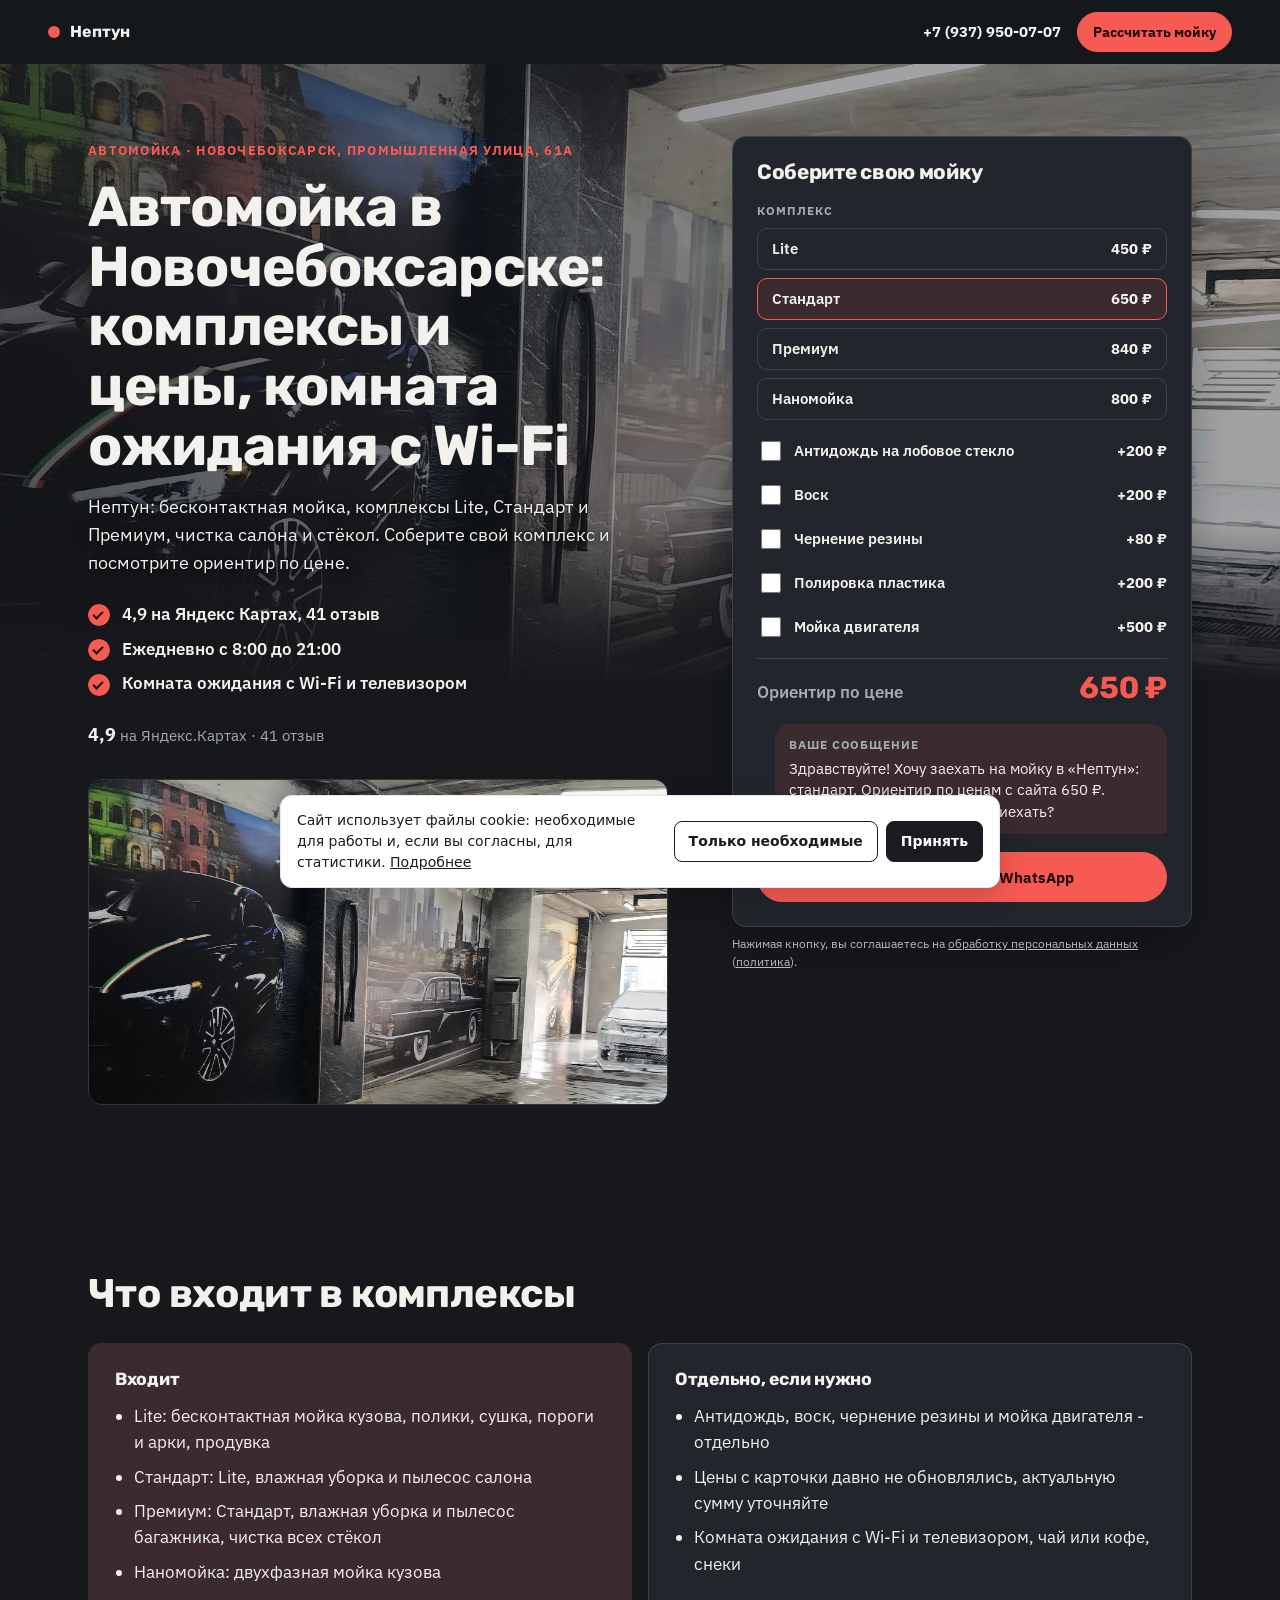
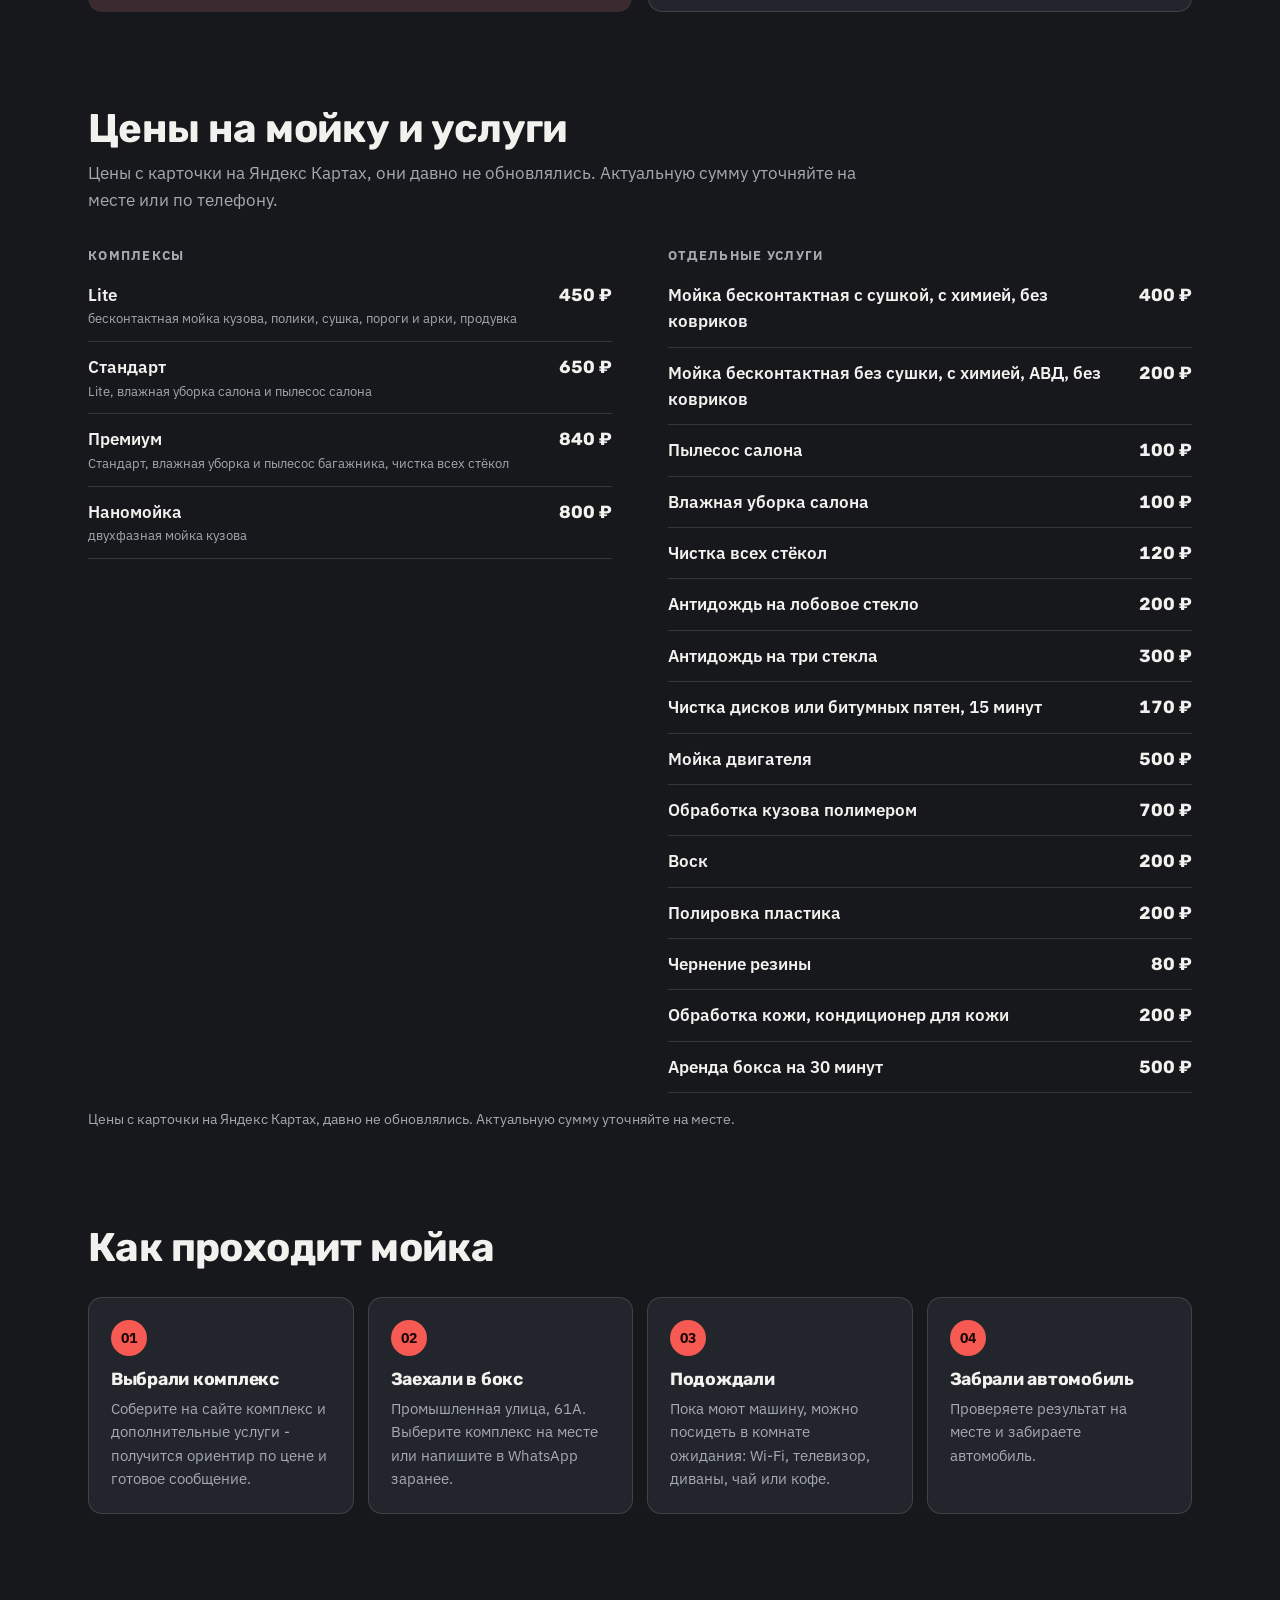
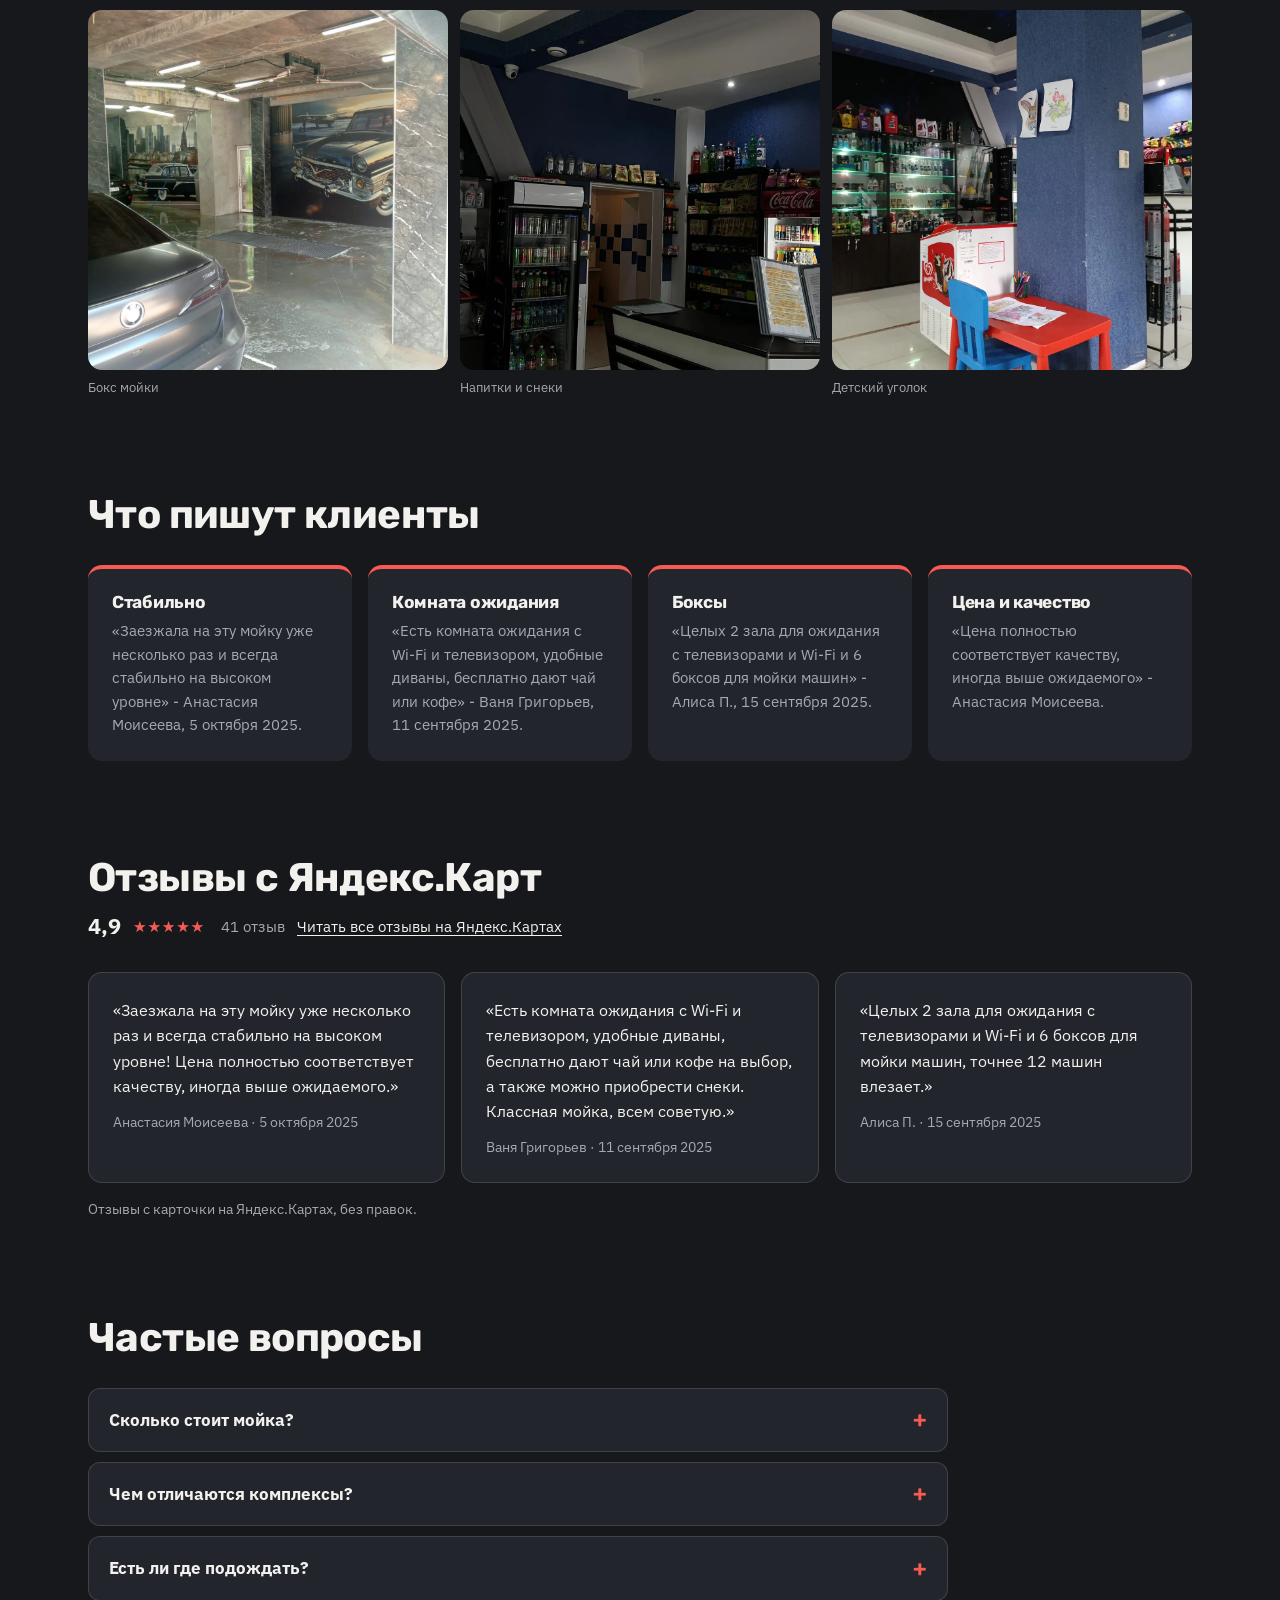
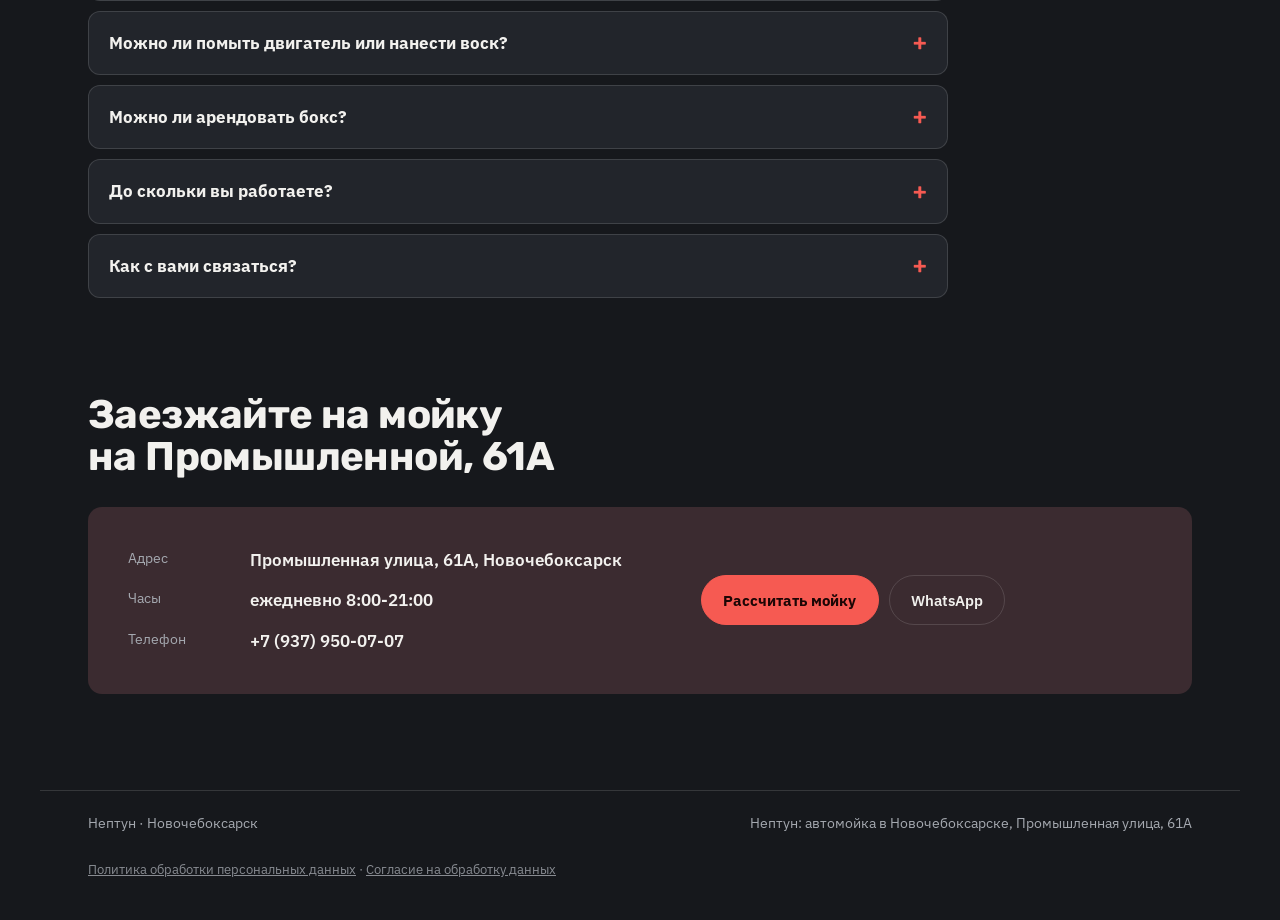
<file: index.html>
<!doctype html>
<html lang="ru">
<head>
<meta charset="utf-8">
<meta name="robots" content="noindex, nofollow" data-publish>
<meta name="viewport" content="width=device-width, initial-scale=1, viewport-fit=cover">
<title>Автомойка в Новочебоксарске: комплексы мойки, комната ожидания - Нептун</title>
<link rel="canonical" href="https://ajax55sv-cell.github.io/neptun-novocheboksarsk/">
<meta name="description" content="Автомойка Нептун в Новочебоксарске, Промышленная улица, 61А: мойка от 200 ₽, комплексы Lite, Стандарт, Премиум, комната ожидания с Wi-Fi. 4,9 на Яндекс Картах, 41 отзыв. Ежедневно с 8:00 до 21:00.">
<meta property="og:type" content="website">
<meta property="og:title" content="Автомойка в Новочебоксарске: комплексы мойки, комната ожидания - Нептун">
<meta property="og:description" content="Автомойка Нептун в Новочебоксарске, Промышленная улица, 61А: мойка от 200 ₽, комплексы Lite, Стандарт, Премиум, комната ожидания с Wi-Fi. 4,9 на Яндекс Картах, 41 отзыв. Ежедневно с 8:00 до 21:00.">
<meta property="og:image" content="https://ajax55sv-cell.github.io/neptun-novocheboksarsk/assets/og.jpg">
<link rel="preload" as="image" href="assets/hero.webp" fetchpriority="high">
<link rel="icon" href="data:image/svg+xml,%3Csvg xmlns=%27http://www.w3.org/2000/svg%27 viewBox=%270 0 32 32%27%3E%3Crect x=%276%27 y=%276%27 width=%2720%27 height=%2720%27 rx=%275%27 fill=%27%23f65a52%27/%3E%3C/svg%3E">
<link rel="preconnect" href="https://fonts.googleapis.com">
<link rel="preconnect" href="https://fonts.gstatic.com" crossorigin>
<link href="https://fonts.googleapis.com/css2?family=Rubik:wght@600;700&family=IBM+Plex+Sans:wght@400;500;600&display=swap" rel="stylesheet">
<style>
:root { --c-canvas: #16181c; --c-surface: #22252b; --c-ink: #f2f1ee; --c-ink-soft: #a5a9b0; --c-accent: #f65a52; --c-accent-ink: #1c0605; --c-accent-deep: #f65a52; --f-display: "Rubik", "Arial", system-ui, sans-serif; --f-text: "IBM Plex Sans", "Segoe UI", system-ui, sans-serif; --h1k: 1; }
</style>
<link rel="stylesheet" href="style-prod.css">
<style>
/* legal-add */
.legal-links{margin-top:10px;font-size:13px;opacity:.8;hyphens:none}
.legal-links a{color:inherit}
.ckn{margin:8px 0 0;font-size:12px;line-height:1.45;opacity:.75;hyphens:none}
.ckn a{color:inherit;text-decoration:underline}
.ckb{position:fixed;left:12px;right:12px;bottom:12px;z-index:9999;max-width:720px;margin:0 auto;padding:14px 16px;background:#fff;color:#1b1c22;border:1px solid #e7e8ee;border-radius:12px;box-shadow:0 8px 28px rgba(0,0,0,.18);font:400 14px/1.5 system-ui,-apple-system,"Segoe UI",Arial,sans-serif;hyphens:none;display:flex;gap:12px;align-items:center;flex-wrap:wrap}
.ckb p{margin:0;flex:1 1 280px}
.ckb a{color:inherit;text-decoration:underline}
.ckb__b{display:flex;gap:8px;flex-wrap:wrap}
.ckb button{font:inherit;font-weight:600;padding:9px 14px;border-radius:8px;border:1px solid #1b1c22;background:#fff;color:#1b1c22;cursor:pointer}
.ckb button[data-v="all"]{background:#1b1c22;color:#fff}
</style>
</head>
<body class="s-prod" id="top" data-wa="79379500707" data-tg="" data-max="">
<header class="s-bar" data-s-bar>
  <a class="s-bar__brand" href="#top"><i aria-hidden="true"></i>Нептун</a>
  <div class="s-bar__right">
    <a class="s-bar__tel" href="tel:+79379500707">+7 (937) 950-07-07</a>
    <a class="s-btn s-btn--sm" href="#widget">Рассчитать мойку</a>
  </div>
</header>
<main>
  <section class="s-hero">
    <div class="s-hero__text">
      <p class="s-eyebrow">Автомойка · Новочебоксарск, Промышленная улица, 61А</p>
      <h1>Автомойка в Новочебоксарске: комплексы и цены, комната ожидания с Wi-Fi</h1>
      <p class="s-lead">Нептун: бесконтактная мойка, комплексы Lite, Стандарт и Премиум, чистка салона и стёкол. Соберите свой комплекс и посмотрите ориентир по цене.</p>
      <ul class="s-ticks"><li>4,9 на Яндекс Картах, 41 отзыв</li><li>Ежедневно с 8:00 до 21:00</li><li>Комната ожидания с Wi-Fi и телевизором</li></ul>
      <p class="s-rating"><b>4,9</b> на Яндекс.Картах · 41 отзыв</p>
      <figure class="s-hero__photo"><img class="" src="assets/hero.webp" alt="Бокс автомойки Нептун с автомобилем и росписью на стене" loading="lazy" decoding="async" style="object-position:50% 50%"></figure>
    </div>
    <div class="s-hero__widget" id="widget"><form class="s-widget" data-s-calc data-base="0" data-min="0" data-min-note="минимальный заказ" data-per="{}" data-message="Здравствуйте! Хочу заехать на мойку в «Нептун»: {выбор}. Ориентир по ценам с сайта {итого}. Подскажите, когда удобно приехать?" onsubmit="return false">
      <h2 class="s-widget__title">Соберите свою мойку</h2>
      <fieldset><legend>Комплекс</legend><div class="s-chips s-chips--col"><label class="s-chip s-chip--row"><input type="radio" name="pack" value="0" data-label="Lite" data-price="450"><span>Lite</span><b>450 ₽</b></label><label class="s-chip s-chip--row"><input type="radio" name="pack" value="1" data-label="Стандарт" data-price="650" checked><span>Стандарт</span><b>650 ₽</b></label><label class="s-chip s-chip--row"><input type="radio" name="pack" value="2" data-label="Премиум" data-price="840"><span>Премиум</span><b>840 ₽</b></label><label class="s-chip s-chip--row"><input type="radio" name="pack" value="3" data-label="Наномойка" data-price="800"><span>Наномойка</span><b>800 ₽</b></label></div></fieldset>
      <label class="s-check"><input type="checkbox" name="rain" data-price="200" data-label="Антидождь на лобовое стекло"><span>Антидождь на лобовое стекло</span><b>+200 ₽</b></label>
      <label class="s-check"><input type="checkbox" name="wax" data-price="200" data-label="Воск"><span>Воск</span><b>+200 ₽</b></label>
      <label class="s-check"><input type="checkbox" name="rubber" data-price="80" data-label="Чернение резины"><span>Чернение резины</span><b>+80 ₽</b></label>
      <label class="s-check"><input type="checkbox" name="plastic" data-price="200" data-label="Полировка пластика"><span>Полировка пластика</span><b>+200 ₽</b></label>
      <label class="s-check"><input type="checkbox" name="engine" data-price="500" data-label="Мойка двигателя"><span>Мойка двигателя</span><b>+500 ₽</b></label>
      <p class="s-total"><span>Ориентир по цене</span><b data-s-total>-</b></p>
      <div class="s-bubble" aria-live="polite"><span class="s-bubble__label">Ваше сообщение</span><p data-s-bubble></p></div>
      <div class="s-send">
        <a class="s-btn s-btn--wide" data-s-msg="whatsapp" href="https://wa.me/79379500707" target="_blank" rel="noopener">Отправить расчёт в WhatsApp</a>
        
      </div>
      <p class="s-send__note" data-s-copied hidden>Текст скопирован - вставьте его в чат.</p>
      
    </form><p class="ckn">Нажимая кнопку, вы соглашаетесь на <a href="soglasie.html">обработку персональных данных</a> (<a href="politika.html">политика</a>).</p></div>
    <figure class="s-hero__bg" aria-hidden="true"><img class="" src="assets/hero.webp" alt="Бокс автомойки Нептун с автомобилем и росписью на стене" decoding="async" style="object-position:50% 50%" fetchpriority="high"></figure>
  </section>

  <section class="s-section s-reveal">
    <header class="s-section__head"><h2>Что входит в комплексы</h2></header>
    <div class="s-incl">
      <div><h3>Входит</h3><ul><li>Lite: бесконтактная мойка кузова, полики, сушка, пороги и арки, продувка</li><li>Стандарт: Lite, влажная уборка и пылесос салона</li><li>Премиум: Стандарт, влажная уборка и пылесос багажника, чистка всех стёкол</li><li>Наномойка: двухфазная мойка кузова</li></ul></div>
      <div><h3>Отдельно, если нужно</h3><ul><li>Антидождь, воск, чернение резины и мойка двигателя - отдельно</li><li>Цены с карточки давно не обновлялись, актуальную сумму уточняйте</li><li>Комната ожидания с Wi-Fi и телевизором, чай или кофе, снеки</li></ul></div>
    </div>
  </section>

  <section class="s-section s-reveal" id="prices">
    <header class="s-section__head"><h2>Цены на мойку и услуги</h2><p>Цены с карточки на Яндекс Картах, они давно не обновлялись. Актуальную сумму уточняйте на месте или по телефону.</p></header>
    <div class="s-board"><div class="s-board__group">
      <h3 class="s-board__title">Комплексы</h3>
      <ul class="s-board__list">
        <li class="s-board__row"><span class="s-board__name">Lite<em>бесконтактная мойка кузова, полики, сушка, пороги и арки, продувка</em></span><span class="s-board__dots" aria-hidden="true"></span><span class="s-board__price">450 ₽</span></li>
        <li class="s-board__row"><span class="s-board__name">Стандарт<em>Lite, влажная уборка салона и пылесос салона</em></span><span class="s-board__dots" aria-hidden="true"></span><span class="s-board__price">650 ₽</span></li>
        <li class="s-board__row"><span class="s-board__name">Премиум<em>Стандарт, влажная уборка и пылесос багажника, чистка всех стёкол</em></span><span class="s-board__dots" aria-hidden="true"></span><span class="s-board__price">840 ₽</span></li>
        <li class="s-board__row"><span class="s-board__name">Наномойка<em>двухфазная мойка кузова</em></span><span class="s-board__dots" aria-hidden="true"></span><span class="s-board__price">800 ₽</span></li>
      </ul>
    </div>
<div class="s-board__group">
      <h3 class="s-board__title">Отдельные услуги</h3>
      <ul class="s-board__list">
        <li class="s-board__row"><span class="s-board__name">Мойка бесконтактная с сушкой, с химией, без ковриков</span><span class="s-board__dots" aria-hidden="true"></span><span class="s-board__price">400 ₽</span></li>
        <li class="s-board__row"><span class="s-board__name">Мойка бесконтактная без сушки, с химией, АВД, без ковриков</span><span class="s-board__dots" aria-hidden="true"></span><span class="s-board__price">200 ₽</span></li>
        <li class="s-board__row"><span class="s-board__name">Пылесос салона</span><span class="s-board__dots" aria-hidden="true"></span><span class="s-board__price">100 ₽</span></li>
        <li class="s-board__row"><span class="s-board__name">Влажная уборка салона</span><span class="s-board__dots" aria-hidden="true"></span><span class="s-board__price">100 ₽</span></li>
        <li class="s-board__row"><span class="s-board__name">Чистка всех стёкол</span><span class="s-board__dots" aria-hidden="true"></span><span class="s-board__price">120 ₽</span></li>
        <li class="s-board__row"><span class="s-board__name">Антидождь на лобовое стекло</span><span class="s-board__dots" aria-hidden="true"></span><span class="s-board__price">200 ₽</span></li>
        <li class="s-board__row"><span class="s-board__name">Антидождь на три стекла</span><span class="s-board__dots" aria-hidden="true"></span><span class="s-board__price">300 ₽</span></li>
        <li class="s-board__row"><span class="s-board__name">Чистка дисков или битумных пятен, 15 минут</span><span class="s-board__dots" aria-hidden="true"></span><span class="s-board__price">170 ₽</span></li>
        <li class="s-board__row"><span class="s-board__name">Мойка двигателя</span><span class="s-board__dots" aria-hidden="true"></span><span class="s-board__price">500 ₽</span></li>
        <li class="s-board__row"><span class="s-board__name">Обработка кузова полимером</span><span class="s-board__dots" aria-hidden="true"></span><span class="s-board__price">700 ₽</span></li>
        <li class="s-board__row"><span class="s-board__name">Воск</span><span class="s-board__dots" aria-hidden="true"></span><span class="s-board__price">200 ₽</span></li>
        <li class="s-board__row"><span class="s-board__name">Полировка пластика</span><span class="s-board__dots" aria-hidden="true"></span><span class="s-board__price">200 ₽</span></li>
        <li class="s-board__row"><span class="s-board__name">Чернение резины</span><span class="s-board__dots" aria-hidden="true"></span><span class="s-board__price">80 ₽</span></li>
        <li class="s-board__row"><span class="s-board__name">Обработка кожи, кондиционер для кожи</span><span class="s-board__dots" aria-hidden="true"></span><span class="s-board__price">200 ₽</span></li>
        <li class="s-board__row"><span class="s-board__name">Аренда бокса на 30 минут</span><span class="s-board__dots" aria-hidden="true"></span><span class="s-board__price">500 ₽</span></li>
      </ul>
    </div></div>
    <p class="s-note">Цены с карточки на Яндекс Картах, давно не обновлялись. Актуальную сумму уточняйте на месте.</p>
  </section>

  <section class="s-section s-reveal">
    <header class="s-section__head"><h2>Как проходит мойка</h2></header>
    <ol class="s-steps">
      <li class="s-steps__item"><span class="s-steps__n">01</span><h3>Выбрали комплекс</h3><p>Соберите на сайте комплекс и дополнительные услуги - получится ориентир по цене и готовое сообщение.</p></li>
      <li class="s-steps__item"><span class="s-steps__n">02</span><h3>Заехали в бокс</h3><p>Промышленная улица, 61А. Выберите комплекс на месте или напишите в WhatsApp заранее.</p></li>
      <li class="s-steps__item"><span class="s-steps__n">03</span><h3>Подождали</h3><p>Пока моют машину, можно посидеть в комнате ожидания: Wi-Fi, телевизор, диваны, чай или кофе.</p></li>
      <li class="s-steps__item"><span class="s-steps__n">04</span><h3>Забрали автомобиль</h3><p>Проверяете результат на месте и забираете автомобиль.</p></li>
    </ol>
  </section>

  <section class="s-photos s-reveal" aria-label="Фото"><figure><img class="" src="assets/boks.webp" alt="Бокс автомойки Нептун с росписью на стене" loading="lazy" decoding="async"><figcaption>Бокс мойки</figcaption></figure><figure><img class="" src="assets/kafe.webp" alt="Зона отдыха с холодильником напитков и стойкой" loading="lazy" decoding="async"><figcaption>Напитки и снеки</figcaption></figure><figure><img class="" src="assets/ugolok.webp" alt="Детский уголок и полки с автотоварами в комнате ожидания" loading="lazy" decoding="async"><figcaption>Детский уголок</figcaption></figure></section>

  <section class="s-section s-reveal">
    <header class="s-section__head"><h2>Что пишут клиенты</h2></header>
    <ul class="s-promises">
      <li><h3>Стабильно</h3><p>«Заезжала на эту мойку уже несколько раз и всегда стабильно на высоком уровне» - Анастасия Моисеева, 5 октября 2025.</p></li>
      <li><h3>Комната ожидания</h3><p>«Есть комната ожидания с Wi-Fi и телевизором, удобные диваны, бесплатно дают чай или кофе» - Ваня Григорьев, 11 сентября 2025.</p></li>
      <li><h3>Боксы</h3><p>«Целых 2 зала для ожидания с телевизорами и Wi-Fi и 6 боксов для мойки машин» - Алиса П., 15 сентября 2025.</p></li>
      <li><h3>Цена и качество</h3><p>«Цена полностью соответствует качеству, иногда выше ожидаемого» - Анастасия Моисеева.</p></li>
    </ul>
  </section>

  <section class="s-section s-reveal">
    <header class="s-section__head s-section__head--reviews"><h2>Отзывы с Яндекс.Карт</h2><p class="s-reviews__rating"><span class="s-reviews__num">4,9</span><span class="s-reviews__stars" style="--r: 4.9" aria-label="рейтинг 4,9 из 5"></span><span class="s-reviews__count">41 отзыв</span><a class="s-reviews__all" href="https://yandex.ru/maps/org/neptun/41748070640/" target="_blank" rel="noopener">Читать все отзывы на Яндекс.Картах</a></p></header>
    <ul class="s-reviews">
      <li><blockquote>«Заезжала на эту мойку уже несколько раз и всегда стабильно на высоком уровне! Цена полностью соответствует качеству, иногда выше ожидаемого.»</blockquote><p class="s-reviews__who">Анастасия Моисеева · 5 октября 2025</p></li>
      <li><blockquote>«Есть комната ожидания с Wi-Fi и телевизором, удобные диваны, бесплатно дают чай или кофе на выбор, а также можно приобрести снеки. Классная мойка, всем советую.»</blockquote><p class="s-reviews__who">Ваня Григорьев · 11 сентября 2025</p></li>
      <li><blockquote>«Целых 2 зала для ожидания с телевизорами и Wi-Fi и 6 боксов для мойки машин, точнее 12 машин влезает.»</blockquote><p class="s-reviews__who">Алиса П. · 15 сентября 2025</p></li>
    </ul>
    <p class="s-note">Отзывы с карточки на Яндекс.Картах, без правок.</p>
  </section>

  <section class="s-section s-reveal">
    <header class="s-section__head"><h2>Частые вопросы</h2></header>
    <div class="s-faq"><details><summary>Сколько стоит мойка?</summary><p>По карточке: бесконтактная мойка без сушки от 200 ₽, с сушкой 400 ₽, комплекс Lite 450 ₽, Стандарт 650 ₽, Премиум 840 ₽. Цены давно не обновлялись, уточняйте на месте.</p></details><details><summary>Чем отличаются комплексы?</summary><p>Lite - мойка кузова, сушка, пороги и арки. Стандарт добавляет влажную уборку и пылесос салона. Премиум добавляет багажник и чистку всех стёкол.</p></details><details><summary>Есть ли где подождать?</summary><p>Да, клиенты пишут про комнату ожидания с Wi-Fi, телевизором и удобными диванами, где дают чай или кофе. Можно купить снеки.</p></details><details><summary>Можно ли помыть двигатель или нанести воск?</summary><p>Да, на карточке есть мойка двигателя 500 ₽, воск 200 ₽, обработка кузова полимером 700 ₽, антидождь, чернение резины.</p></details><details><summary>Можно ли арендовать бокс?</summary><p>На карточке есть аренда бокса на 30 минут за 500 ₽ - уточните условия по телефону.</p></details><details><summary>До скольки вы работаете?</summary><p>Ежедневно с 8:00 до 21:00. Адрес: Промышленная улица, 61А, Новочебоксарск.</p></details><details><summary>Как с вами связаться?</summary><p>WhatsApp или телефон +7 (937) 950-07-07, также есть группа во ВКонтакте.</p></details></div>
  </section>

  <section class="s-section s-final s-reveal" id="contacts">
    <header class="s-section__head"><h2>Заезжайте на мойку на Промышленной, 61А</h2></header>
    <div class="s-contacts">
      <dl>
        <div><dt>Адрес</dt><dd>Промышленная улица, 61А, Новочебоксарск</dd></div>
        <div><dt>Часы</dt><dd>ежедневно 8:00-21:00</dd></div>
        <div><dt>Телефон</dt><dd><a href="tel:+79379500707">+7 (937) 950-07-07</a></dd></div>
      </dl>
      <div class="s-contacts__actions">
        <a class="s-btn" href="#widget">Рассчитать мойку</a>
        <a class="s-btn s-btn--ghost" data-s-msg="whatsapp" href="https://wa.me/79379500707" target="_blank" rel="noopener">WhatsApp</a>
        
      </div>
    </div>
  </section>
</main>
<footer class="s-foot"><p>Нептун · Новочебоксарск</p><p>Нептун: автомойка в Новочебоксарске, Промышленная улица, 61А</p><p class="legal-links"><a href="politika.html">Политика обработки персональных данных</a> · <a href="soglasie.html">Согласие на обработку данных</a></p></footer>
<nav class="s-dock" aria-label="Быстрая связь"><a class="s-btn" href="#widget">Рассчитать мойку</a><a class="s-btn s-btn--ghost" href="tel:+79379500707">Позвонить</a></nav>
<script src="style.js" defer></script>
<script>
(function(){var K='cookie-choice';try{if(localStorage.getItem(K))return}catch(e){}
var b=document.createElement('div');b.className='ckb';b.setAttribute('role','dialog');b.setAttribute('aria-label','Файлы cookie');
b.innerHTML='<p>Сайт использует файлы cookie: необходимые для работы и, если вы согласны, для статистики. <a href="politika.html">Подробнее</a></p><div class="ckb__b"><button type="button" data-v="necessary">Только необходимые</button><button type="button" data-v="all">Принять</button></div>';
b.addEventListener('click',function(e){var v=e.target.getAttribute&&e.target.getAttribute('data-v');if(!v)return;try{localStorage.setItem(K,v)}catch(x){}try{document.dispatchEvent(new CustomEvent('cookie-choice',{detail:v}))}catch(x){}b.remove()});
document.body.appendChild(b)})();
</script>
<!-- legal-add -->
</body>
</html>
</file>
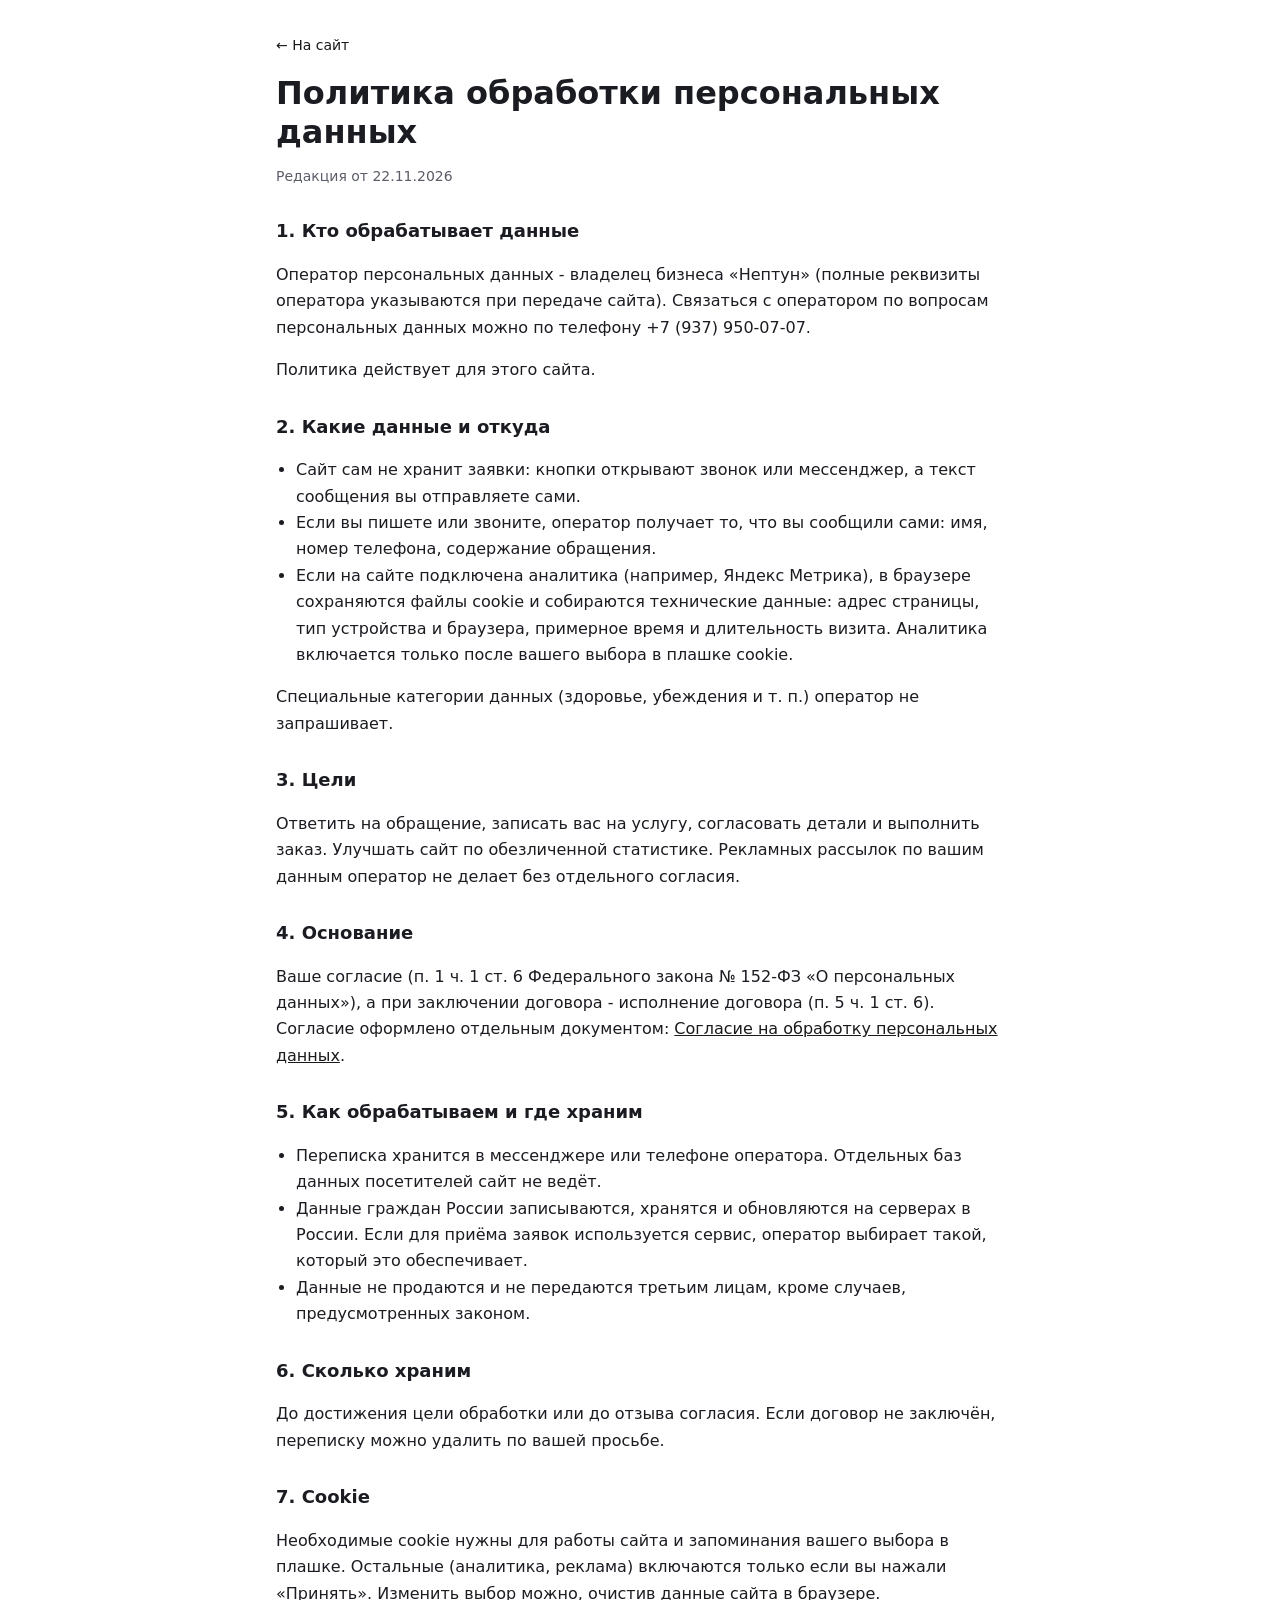
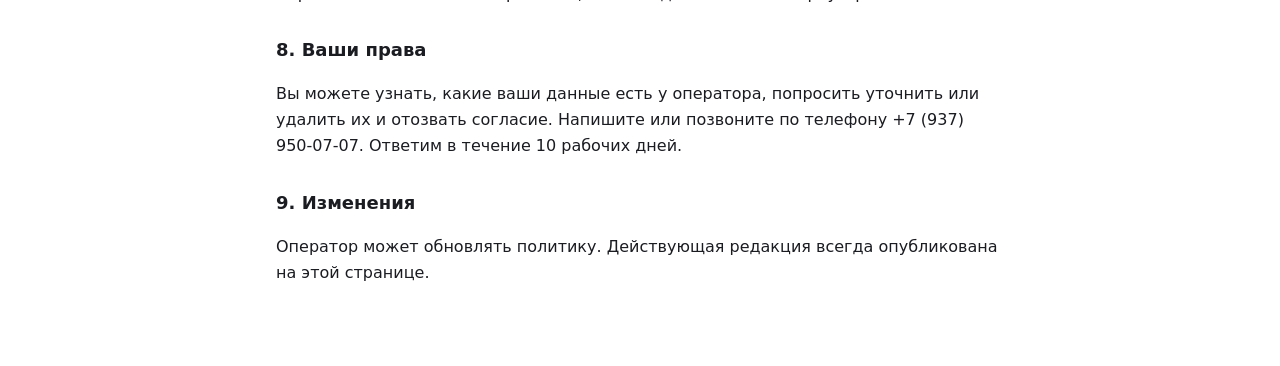
<file: politika.html>
<!doctype html>
<html lang="ru">
<head>
<meta charset="utf-8">
<meta name="viewport" content="width=device-width, initial-scale=1">
<title>Политика обработки персональных данных - Нептун</title>
<style>:root{--accent:#1a1a1a;--ink:#1b1c22;--ink-2:#5b5d68;--line:#e7e8ee}
*{box-sizing:border-box}
html,body,h1,h2,p,li{hyphens:none;-webkit-hyphens:none}
body{margin:0;background:#fff;color:var(--ink);font:400 16px/1.65 system-ui,-apple-system,"Segoe UI",Arial,sans-serif}
main{max-width:760px;margin:0 auto;padding:32px 16px 64px}
a{color:var(--accent)}
h1{font-size:clamp(24px,4vw,32px);line-height:1.2;margin:16px 0 6px}
h2{font-size:18px;margin:28px 0 8px}
.muted{color:var(--ink-2);font-size:14px}
.back{font-size:14px;text-decoration:none}
ul{padding-left:20px}</style>
</head>
<body>
<main>
<a class="back" href="./">← На сайт</a>
<h1>Политика обработки персональных данных</h1>
<p class="muted">Редакция от 22.11.2026</p>

<h2>1. Кто обрабатывает данные</h2>
<p>Оператор персональных данных - владелец бизнеса «Нептун» (полные реквизиты оператора указываются при передаче сайта). Связаться с оператором по вопросам персональных данных можно по телефону +7 (937) 950-07-07.</p>
<p>Политика действует для этого сайта.</p>

<h2>2. Какие данные и откуда</h2>
<ul>
<li>Сайт сам не хранит заявки: кнопки открывают звонок или мессенджер, а текст сообщения вы отправляете сами.</li>
<li>Если вы пишете или звоните, оператор получает то, что вы сообщили сами: имя, номер телефона, содержание обращения.</li>
<li>Если на сайте подключена аналитика (например, Яндекс Метрика), в браузере сохраняются файлы cookie и собираются технические данные: адрес страницы, тип устройства и браузера, примерное время и длительность визита. Аналитика включается только после вашего выбора в плашке cookie.</li>
</ul>
<p>Специальные категории данных (здоровье, убеждения и т. п.) оператор не запрашивает.</p>

<h2>3. Цели</h2>
<p>Ответить на обращение, записать вас на услугу, согласовать детали и выполнить заказ. Улучшать сайт по обезличенной статистике. Рекламных рассылок по вашим данным оператор не делает без отдельного согласия.</p>

<h2>4. Основание</h2>
<p>Ваше согласие (п. 1 ч. 1 ст. 6 Федерального закона № 152-ФЗ «О персональных данных»), а при заключении договора - исполнение договора (п. 5 ч. 1 ст. 6). Согласие оформлено отдельным документом: <a href="soglasie.html">Согласие на обработку персональных данных</a>.</p>

<h2>5. Как обрабатываем и где храним</h2>
<ul>
<li>Переписка хранится в мессенджере или телефоне оператора. Отдельных баз данных посетителей сайт не ведёт.</li>
<li>Данные граждан России записываются, хранятся и обновляются на серверах в России. Если для приёма заявок используется сервис, оператор выбирает такой, который это обеспечивает.</li>
<li>Данные не продаются и не передаются третьим лицам, кроме случаев, предусмотренных законом.</li>
</ul>

<h2>6. Сколько храним</h2>
<p>До достижения цели обработки или до отзыва согласия. Если договор не заключён, переписку можно удалить по вашей просьбе.</p>

<h2>7. Cookie</h2>
<p>Необходимые cookie нужны для работы сайта и запоминания вашего выбора в плашке. Остальные (аналитика, реклама) включаются только если вы нажали «Принять». Изменить выбор можно, очистив данные сайта в браузере.</p>

<h2>8. Ваши права</h2>
<p>Вы можете узнать, какие ваши данные есть у оператора, попросить уточнить или удалить их и отозвать согласие. Напишите или позвоните по телефону +7 (937) 950-07-07. Ответим в течение 10 рабочих дней.</p>

<h2>9. Изменения</h2>
<p>Оператор может обновлять политику. Действующая редакция всегда опубликована на этой странице.</p>

</main>
</body>
</html>
</file>
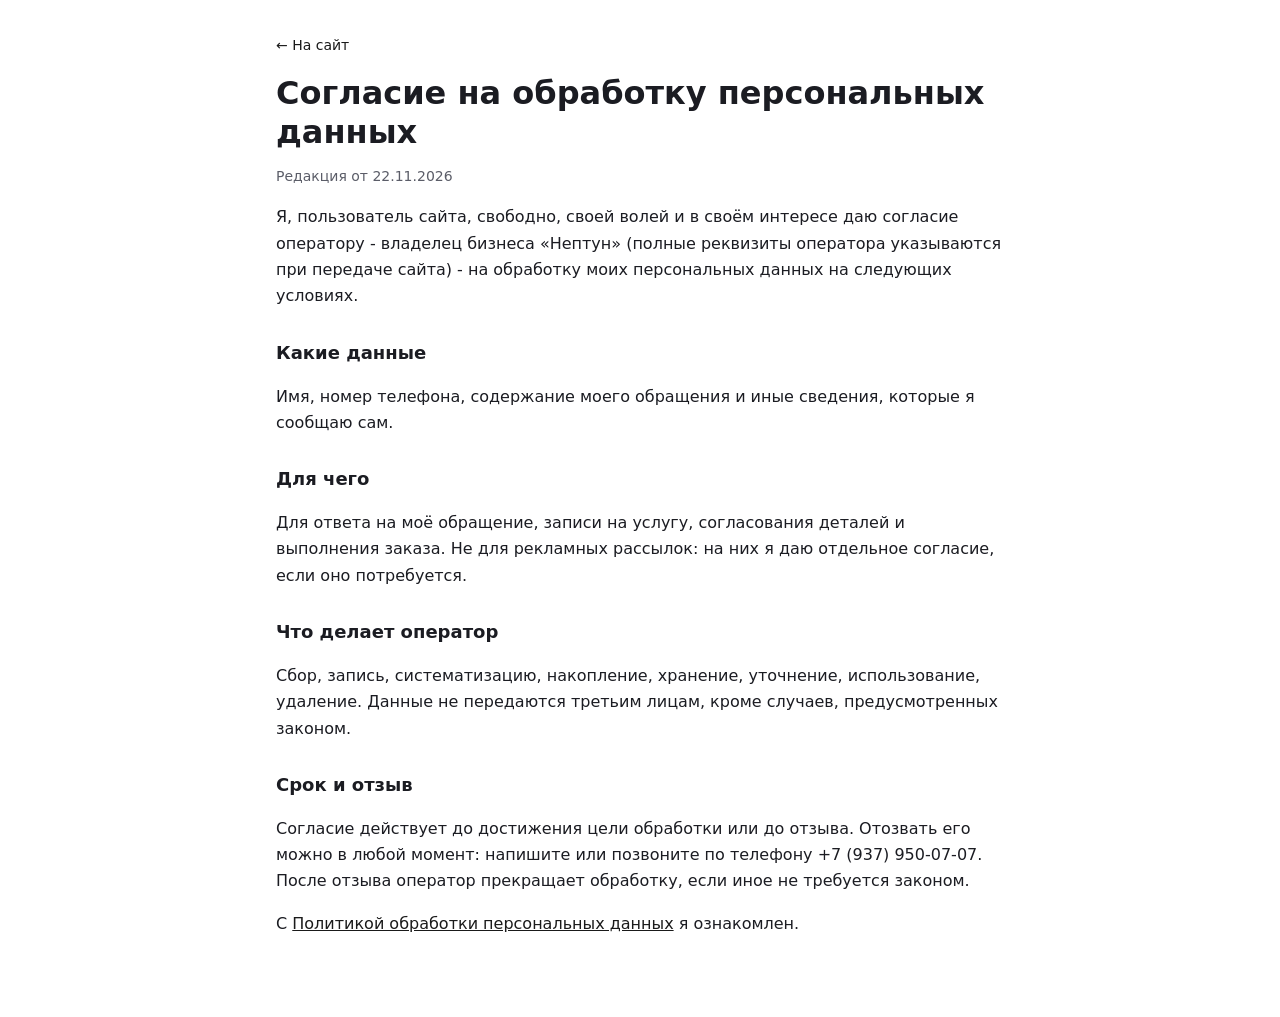
<file: soglasie.html>
<!doctype html>
<html lang="ru">
<head>
<meta charset="utf-8">
<meta name="viewport" content="width=device-width, initial-scale=1">
<title>Согласие на обработку персональных данных - Нептун</title>
<style>:root{--accent:#1a1a1a;--ink:#1b1c22;--ink-2:#5b5d68;--line:#e7e8ee}
*{box-sizing:border-box}
html,body,h1,h2,p,li{hyphens:none;-webkit-hyphens:none}
body{margin:0;background:#fff;color:var(--ink);font:400 16px/1.65 system-ui,-apple-system,"Segoe UI",Arial,sans-serif}
main{max-width:760px;margin:0 auto;padding:32px 16px 64px}
a{color:var(--accent)}
h1{font-size:clamp(24px,4vw,32px);line-height:1.2;margin:16px 0 6px}
h2{font-size:18px;margin:28px 0 8px}
.muted{color:var(--ink-2);font-size:14px}
.back{font-size:14px;text-decoration:none}
ul{padding-left:20px}</style>
</head>
<body>
<main>
<a class="back" href="./">← На сайт</a>
<h1>Согласие на обработку персональных данных</h1>
<p class="muted">Редакция от 22.11.2026</p>

<p>Я, пользователь сайта, свободно, своей волей и в своём интересе даю согласие оператору - владелец бизнеса «Нептун» (полные реквизиты оператора указываются при передаче сайта) - на обработку моих персональных данных на следующих условиях.</p>

<h2>Какие данные</h2>
<p>Имя, номер телефона, содержание моего обращения и иные сведения, которые я сообщаю сам.</p>

<h2>Для чего</h2>
<p>Для ответа на моё обращение, записи на услугу, согласования деталей и выполнения заказа. Не для рекламных рассылок: на них я даю отдельное согласие, если оно потребуется.</p>

<h2>Что делает оператор</h2>
<p>Сбор, запись, систематизацию, накопление, хранение, уточнение, использование, удаление. Данные не передаются третьим лицам, кроме случаев, предусмотренных законом.</p>

<h2>Срок и отзыв</h2>
<p>Согласие действует до достижения цели обработки или до отзыва. Отозвать его можно в любой момент: напишите или позвоните по телефону +7 (937) 950-07-07. После отзыва оператор прекращает обработку, если иное не требуется законом.</p>

<p>С <a href="politika.html">Политикой обработки персональных данных</a> я ознакомлен.</p>

</main>
</body>
</html>
</file>
<file: style-prod.css>
/* Стиль «Продающий»: лендинг под заявки. Главная деталь – калькулятор или онлайн-запись на первом экране
   и живое «сообщение-превью», которое уходит владельцу в мессенджер. Цвета и шрифты – из палитры ниши. */
*, *::before, *::after { box-sizing: border-box; }
:root {
  --hair: color-mix(in srgb, var(--c-ink) 14%, transparent);
  --tint: color-mix(in srgb, var(--c-accent) 12%, var(--c-surface));
  --wrap: 1200px; --gut: clamp(16px, 4vw, 48px);
  --r: 14px;
  --shadow: 0 18px 50px -18px color-mix(in srgb, #000 55%, transparent);
}
html { scroll-behavior: smooth; -webkit-text-size-adjust: 100%; overflow-x: clip; }
body { margin: 0; background: var(--c-canvas); color: var(--c-ink); font: 400 17px/1.55 var(--f-text); -webkit-font-smoothing: antialiased; }
img { display: block; max-width: 100%; }
a { color: inherit; }
h1, h2, h3 { font-family: var(--f-display); font-weight: 700; line-height: 1.06; margin: 0; letter-spacing: -.015em; text-wrap: balance; }
p { margin: 0; }
fieldset { border: 0; margin: 0; padding: 0; min-width: 0; }
:focus-visible { outline: 2px solid var(--c-accent); outline-offset: 3px; border-radius: 4px; }

.s-btn { display: inline-flex; align-items: center; justify-content: center; min-height: 50px; padding: 0 1.4em; border-radius: 999px;
  background: var(--c-accent); color: var(--c-accent-ink); font: 700 .95rem/1.1 var(--f-text); text-decoration: none; border: 1px solid var(--c-accent);
  text-align: center; transition: filter .2s ease, transform .2s ease; cursor: pointer; }
.s-btn:hover { filter: brightness(1.07); }
.s-btn:active { transform: translateY(1px); }
.s-btn--sm { min-height: 40px; padding: 0 1.1em; font-size: .85rem; }
.s-btn--ghost { background: transparent; color: var(--c-ink); border-color: var(--hair); font-weight: 600; }
.s-btn--wide { flex: 1; }

/* шапка */
.s-bar { position: sticky; top: 0; z-index: 30; display: flex; align-items: center; justify-content: space-between; gap: 16px;
  padding: 10px var(--gut); background: color-mix(in srgb, var(--c-canvas) 88%, transparent); -webkit-backdrop-filter: blur(10px); backdrop-filter: blur(10px); }
.s-bar.is-scrolled { box-shadow: 0 1px 0 var(--hair); }
.s-bar__brand { font: 700 1rem/1 var(--f-display); text-decoration: none; display: inline-flex; align-items: center; gap: .6em; min-height: 44px; white-space: nowrap; min-width: 0; }
.s-bar__brand i { width: .75em; height: .75em; border-radius: 50%; background: var(--c-accent); }
.s-bar__right { display: flex; align-items: center; gap: 16px; }
.s-bar__tel { text-decoration: none; font-weight: 700; font-size: .95rem; font-variant-numeric: tabular-nums; }

main { max-width: var(--wrap); margin: 0 auto; padding: 0 var(--gut); }

/* первый экран: текст слева, виджет справа, фото ниши – приглушённым фоном */
.s-hero { position: relative; display: grid; grid-template-columns: minmax(0, 1fr) minmax(0, 460px); gap: clamp(28px, 5vw, 64px); align-items: start;
  padding: clamp(32px, 6vw, 72px) 0 clamp(40px, 6vw, 72px); isolation: isolate; }
.s-hero__bg { position: absolute; z-index: -1; margin: 0; top: 0; left: calc(50% - 50vw); width: 100vw; height: min(78%, 620px); overflow: hidden; }
.s-hero__bg img { width: 100%; height: 100%; object-fit: cover; opacity: .3; filter: saturate(.85); }
.s-hero__bg::after { content: ""; position: absolute; inset: 0; background: linear-gradient(180deg, color-mix(in srgb, var(--c-canvas) 40%, transparent), var(--c-canvas) 96%); }
/* фото бизнеса крупно в левой колонке: владелец узнаёт своё место с первого экрана */
.s-hero__photo { margin: 30px 0 0; }
.s-hero__photo img { width: 100%; aspect-ratio: 16 / 9; object-fit: cover; border-radius: var(--r); border: 1px solid var(--hair); }
.s-hero__photo figcaption { margin-top: 8px; font-size: .84rem; color: var(--c-ink-soft); }
.s-eyebrow { display: inline-block; font-size: .8rem; font-weight: 700; letter-spacing: .1em; text-transform: uppercase; color: var(--c-accent-deep, var(--c-accent)); margin-bottom: 16px; }
.s-hero h1 { font-size: calc(clamp(2.1rem, 4.4vw, 3.7rem) * var(--h1k, 1)); overflow-wrap: normal; hyphens: none; }
.s-lead { margin-top: 18px; font-size: 1.12rem; color: var(--c-ink-soft); max-width: 32em; }
.s-ticks { list-style: none; margin: 26px 0 0; padding: 0; display: grid; gap: 12px; }
.s-ticks li { position: relative; padding-left: 34px; font-weight: 600; line-height: 1.35; }
.s-ticks li::before { content: ""; position: absolute; left: 0; top: .1em; width: 22px; height: 22px; border-radius: 50%; background: var(--c-accent);
  -webkit-mask: radial-gradient(circle, #000 0 100%); }
.s-ticks li::after { content: ""; position: absolute; left: 7px; top: calc(.1em + 5px); width: 6px; height: 10px; border: solid var(--c-accent-ink); border-width: 0 2px 2px 0; transform: rotate(45deg); }
.s-rating { margin-top: 26px; font-size: .92rem; color: var(--c-ink-soft); }
.s-rating b { color: var(--c-ink); font-size: 1.1rem; }

/* виджет */
.s-hero__widget { position: sticky; top: 76px; }
.s-widget { background: var(--c-surface); border-radius: var(--r); padding: 24px; box-shadow: var(--shadow); display: grid; gap: 18px; border: 1px solid var(--hair); }
.s-widget__title { font-size: 1.3rem; }
.s-widget legend, .s-range label { font-size: .78rem; font-weight: 700; letter-spacing: .08em; text-transform: uppercase; color: var(--c-ink-soft); margin-bottom: 8px; padding: 0; }
.s-chips { display: flex; flex-wrap: wrap; gap: 8px; }
.s-chips--col { flex-direction: column; flex-wrap: nowrap; }
.s-chip { position: relative; display: inline-flex; align-items: center; gap: 10px; min-height: 42px; padding: 8px 14px; border-radius: 10px; border: 1px solid var(--hair);
  cursor: pointer; font-size: .92rem; font-weight: 600; transition: border-color .15s ease, background-color .15s ease; }
.s-chip--row { justify-content: space-between; }
.s-chip--row b { font-weight: 700; white-space: nowrap; font-variant-numeric: tabular-nums; }
.s-chip--row b small { font-weight: 500; color: var(--c-ink-soft); }
.s-chip__p { font-weight: 500; font-size: .8rem; color: var(--c-ink-soft); white-space: nowrap; }
.s-chip input { position: absolute; opacity: 0; pointer-events: none; }
.s-chip:has(input:checked) { border-color: var(--c-accent); background: var(--tint); }
.s-chip:has(input:focus-visible) { outline: 2px solid var(--c-accent); outline-offset: 2px; }
.s-chip[aria-disabled="true"] { opacity: .4; cursor: default; }
.s-check { display: flex; align-items: center; gap: 10px; font-weight: 600; font-size: .92rem; cursor: pointer; }
.s-check input { width: 20px; height: 20px; accent-color: var(--c-accent); }
.s-check b { margin-left: auto; font-variant-numeric: tabular-nums; }
.s-range { display: grid; gap: 6px; }
.s-range label { display: flex; justify-content: space-between; margin: 0; }
.s-range label b { color: var(--c-ink); font-size: 1rem; font-weight: 700; letter-spacing: 0; text-transform: none; font-variant-numeric: tabular-nums; }
.s-range input { width: 100%; accent-color: var(--c-accent); height: 28px; }
.s-total { display: flex; align-items: baseline; justify-content: space-between; gap: 12px; padding-top: 14px; border-top: 1px solid var(--hair); }
.s-total span { color: var(--c-ink-soft); font-weight: 600; }
.s-total b { font: 700 1.9rem/1 var(--f-display); font-variant-numeric: tabular-nums; color: var(--c-accent); }

/* сообщение-превью: пузырь чата */
.s-bubble { position: relative; background: var(--tint); border-radius: 16px 16px 4px 16px; padding: 12px 14px; margin-left: 18px; }
.s-bubble__label { display: block; font-size: .72rem; font-weight: 700; letter-spacing: .08em; text-transform: uppercase; color: var(--c-ink-soft); margin-bottom: 4px; }
.s-bubble p { font-size: .93rem; line-height: 1.45; }
.s-send { display: flex; gap: 8px; }
.s-send__note { font-size: .82rem; color: var(--c-accent-deep, var(--c-accent)); }
.s-demo { font-size: .78rem; color: var(--c-ink-soft); }

/* секции */
.s-section { padding: clamp(56px, 8vw, 96px) 0 0; }
.s-section__head { display: grid; gap: 10px; margin-bottom: 28px; max-width: 46em; }
.s-section__head h2 { font-size: clamp(1.7rem, 3.2vw, 2.5rem); }
.s-section__head p { color: var(--c-ink-soft); }
.s-note { margin-top: 16px; font-size: .88rem; color: var(--c-ink-soft); max-width: 52em; }

.s-incl { display: grid; grid-template-columns: 1fr 1fr; gap: 16px; }
.s-incl > div { background: var(--c-surface); border-radius: var(--r); padding: 26px; border: 1px solid var(--hair); }
.s-incl > div:first-child { background: var(--tint); border-color: transparent; }
.s-incl h3 { font-size: 1.1rem; margin-bottom: 14px; }
.s-incl ul { margin: 0; padding-left: 1.1em; display: grid; gap: 8px; }

.s-board { display: grid; grid-template-columns: repeat(auto-fit, minmax(min(100%, 420px), 1fr)); gap: 12px 56px; }
.s-board__title { font: 700 .8rem var(--f-text); letter-spacing: .1em; text-transform: uppercase; color: var(--c-ink-soft); margin: 6px 0; }
.s-board__list { list-style: none; margin: 0; padding: 0; }
.s-board__row { display: flex; align-items: baseline; gap: 10px; padding: 12px 0; border-bottom: 1px solid var(--hair); }
.s-board__name { font-weight: 600; }
.s-board__name em { display: block; font-style: normal; font-size: .84rem; color: var(--c-ink-soft); font-weight: 400; }
.s-board__dots { flex: 1; }
.s-board__price { font: 700 1.1rem/1 var(--f-display); font-variant-numeric: tabular-nums; white-space: nowrap; }
.s-board__price small { font: 500 .78rem var(--f-text); color: var(--c-ink-soft); }

.s-steps { list-style: none; margin: 0; padding: 0; display: grid; grid-template-columns: repeat(auto-fit, minmax(min(100%, 170px), 1fr)); gap: 14px; }
.s-steps__item { background: var(--c-surface); border-radius: var(--r); padding: 22px; border: 1px solid var(--hair); }
.s-steps__n { display: inline-grid; place-items: center; width: 36px; height: 36px; border-radius: 50%; background: var(--c-accent); color: var(--c-accent-ink); font: 700 .85rem var(--f-text); }
.s-steps h3 { font-size: 1.1rem; margin-top: 14px; overflow-wrap: normal; hyphens: none; }
.s-steps__item { min-width: 0; }
.s-steps p { margin-top: 8px; color: var(--c-ink-soft); font-size: .95rem; }

.s-photos { display: grid; grid-template-columns: repeat(3, 1fr); gap: 12px; padding-top: clamp(56px, 8vw, 96px); }
.s-photos figure { margin: 0; }
.s-photos img { width: 100%; aspect-ratio: 1 / 1; object-fit: cover; border-radius: var(--r); }
.s-photos figcaption { font-size: .82rem; color: var(--c-ink-soft); margin-top: 8px; }

.s-promises { list-style: none; margin: 0; padding: 0; display: grid; grid-template-columns: repeat(auto-fit, minmax(min(100%, 260px), 1fr)); gap: 16px; }
.s-promises li { border-radius: var(--r); padding: 24px; background: var(--c-surface); border-top: 4px solid var(--c-accent); display: grid; gap: 8px; align-content: start; }
.s-promises h3 { font-size: 1.08rem; }
.s-promises p { color: var(--c-ink-soft); font-size: .95rem; }

.s-reviews { list-style: none; margin: 0; padding: 0; display: grid; grid-template-columns: repeat(auto-fit, minmax(min(100%, 280px), 1fr)); gap: 16px; }
.s-reviews li { background: var(--c-surface); border-radius: var(--r); padding: 24px; display: grid; gap: 14px; align-content: start; border: 1px solid var(--hair); }
.s-reviews blockquote { margin: 0; font-size: 1.02rem; }
.s-reviews__who { font-size: .85rem; color: var(--c-ink-soft); }
.s-section__head--reviews { max-width: none; }
.s-reviews__rating { display: flex; flex-wrap: wrap; align-items: center; gap: 6px 12px; color: var(--c-ink-soft); font-size: .95rem; }
.s-reviews__num { font-weight: 700; font-size: 1.4rem; color: var(--c-ink); }
.s-reviews__stars { --r: 5; display: inline-block; width: 5em; height: 1em; font-size: .95rem; line-height: 1; letter-spacing: .05em; white-space: nowrap; color: color-mix(in srgb, var(--c-ink) 18%, transparent); position: relative; }
.s-reviews__stars::before { content: "★★★★★"; }
.s-reviews__stars::after { content: "★★★★★"; position: absolute; inset: 0; width: calc(var(--r) / 5 * 100%); overflow: hidden; color: var(--c-accent); }
.s-reviews__all { color: var(--c-ink); text-underline-offset: 3px; }
.s-reviews__all:hover { color: var(--c-accent-deep, var(--c-accent)); }

.s-faq { display: grid; gap: 10px; max-width: 860px; }
.s-faq details { background: var(--c-surface); border-radius: 12px; border: 1px solid var(--hair); }
.s-faq summary { cursor: pointer; list-style: none; padding: 18px 52px 18px 20px; font-weight: 700; position: relative; }
.s-faq summary::-webkit-details-marker { display: none; }
.s-faq summary::after { content: "+"; position: absolute; right: 20px; top: 50%; transform: translateY(-50%); font: 700 1.4rem/1 var(--f-display); color: var(--c-accent); }
.s-faq details[open] summary::after { content: "–"; }
.s-faq details p { padding: 0 20px 18px; color: var(--c-ink-soft); }

.s-contacts { display: grid; grid-template-columns: 1.2fr 1fr; gap: 32px; background: var(--tint); border-radius: var(--r); padding: clamp(22px, 4vw, 40px); align-items: center; }
.s-contacts dl { margin: 0; display: grid; gap: 14px; }
.s-contacts dl div { display: grid; grid-template-columns: 110px 1fr; gap: 12px; }
.s-contacts dt { color: var(--c-ink-soft); font-size: .9rem; }
.s-contacts dd { margin: 0; font-weight: 600; }
.s-contacts dd a { text-decoration: none; }
.s-contacts__actions { display: flex; flex-wrap: wrap; gap: 10px; }

.s-foot { max-width: var(--wrap); margin: clamp(56px, 8vw, 96px) auto 0; padding: 22px var(--gut) 40px; border-top: 1px solid var(--hair);
  display: flex; justify-content: space-between; gap: 16px; font-size: .85rem; color: var(--c-ink-soft); flex-wrap: wrap; }
.s-dock { display: none; }
.s-slot { border-bottom: 1px dashed currentColor; opacity: .75; white-space: nowrap; }

@media (prefers-reduced-motion: no-preference) {
  .s-reveal { opacity: 0; transform: translateY(14px); transition: opacity .5s ease, transform .5s cubic-bezier(.2, .7, .2, 1); }
  .s-reveal.is-in { opacity: 1; transform: none; }
  .s-hero__text, .s-hero__widget { animation: s-rise .6s cubic-bezier(.2, .7, .2, 1) both; }
  .s-hero__widget { animation-delay: .1s; }
}
@keyframes s-rise { from { opacity: 0; transform: translateY(12px); } }

@media (max-width: 960px) {
  .s-hero { grid-template-columns: 1fr; }
  .s-hero__widget { position: static; }
  .s-hero__bg { height: 420px; }
  .s-hero__photo { display: none; }
  .s-incl, .s-contacts { grid-template-columns: 1fr; }
}
@media (max-width: 640px) {
  body { font-size: 16px; padding-bottom: 76px; }
  .s-bar__tel { display: none; }
  .s-bar { gap: 10px; }
  .s-bar__brand { font-size: .92rem; overflow: hidden; text-overflow: ellipsis; }
  .s-bar .s-btn--sm { white-space: nowrap; font-size: .78rem; padding: 0 .8em; flex-shrink: 0; }
  .s-widget { padding: 18px; }
  .s-steps { grid-template-columns: 1fr; }
  .s-photos { grid-template-columns: 1fr 1fr; }
  .s-photos figure:first-child { grid-column: 1 / -1; }
  .s-photos figure:first-child img { aspect-ratio: 16 / 10; }
  .s-contacts dl div { grid-template-columns: 1fr; gap: 2px; }
  .s-send { flex-direction: column; }
  .s-dock { display: flex; gap: 8px; position: fixed; z-index: 40; left: 0; right: 0; bottom: 0; padding: 10px 12px calc(10px + env(safe-area-inset-bottom));
    background: color-mix(in srgb, var(--c-canvas) 92%, transparent); -webkit-backdrop-filter: blur(10px); backdrop-filter: blur(10px); box-shadow: 0 -1px 0 var(--hair); }
  .s-dock .s-btn { flex: 1; min-height: 48px; font-size: .88rem; padding: 0 .9em; white-space: nowrap; }
  .s-dock .s-btn:first-child { flex: 1.7; }
}

/* night-pb */
html, body, h1, h2, h3, p, li { hyphens: none; -webkit-hyphens: none; }
.nw { white-space: nowrap; }
html, body { overflow-x: clip; }
.s-hero__bg img { opacity: .6; filter: brightness(1.12); }
.s-hero__bg::after { background: linear-gradient(90deg, color-mix(in srgb, var(--c-canvas) 45%, transparent) 0%, color-mix(in srgb, var(--c-canvas) 18%, transparent) 38%, transparent 62%), linear-gradient(180deg, transparent 0%, transparent 74%, var(--c-canvas) 100%); }

/* n7-lead */
.s-hero__text .s-lead { color: var(--c-ink); text-shadow: 0 1px 14px color-mix(in srgb, var(--c-canvas) 90%, transparent), 0 0 3px color-mix(in srgb, var(--c-canvas) 70%, transparent); }
</file>
